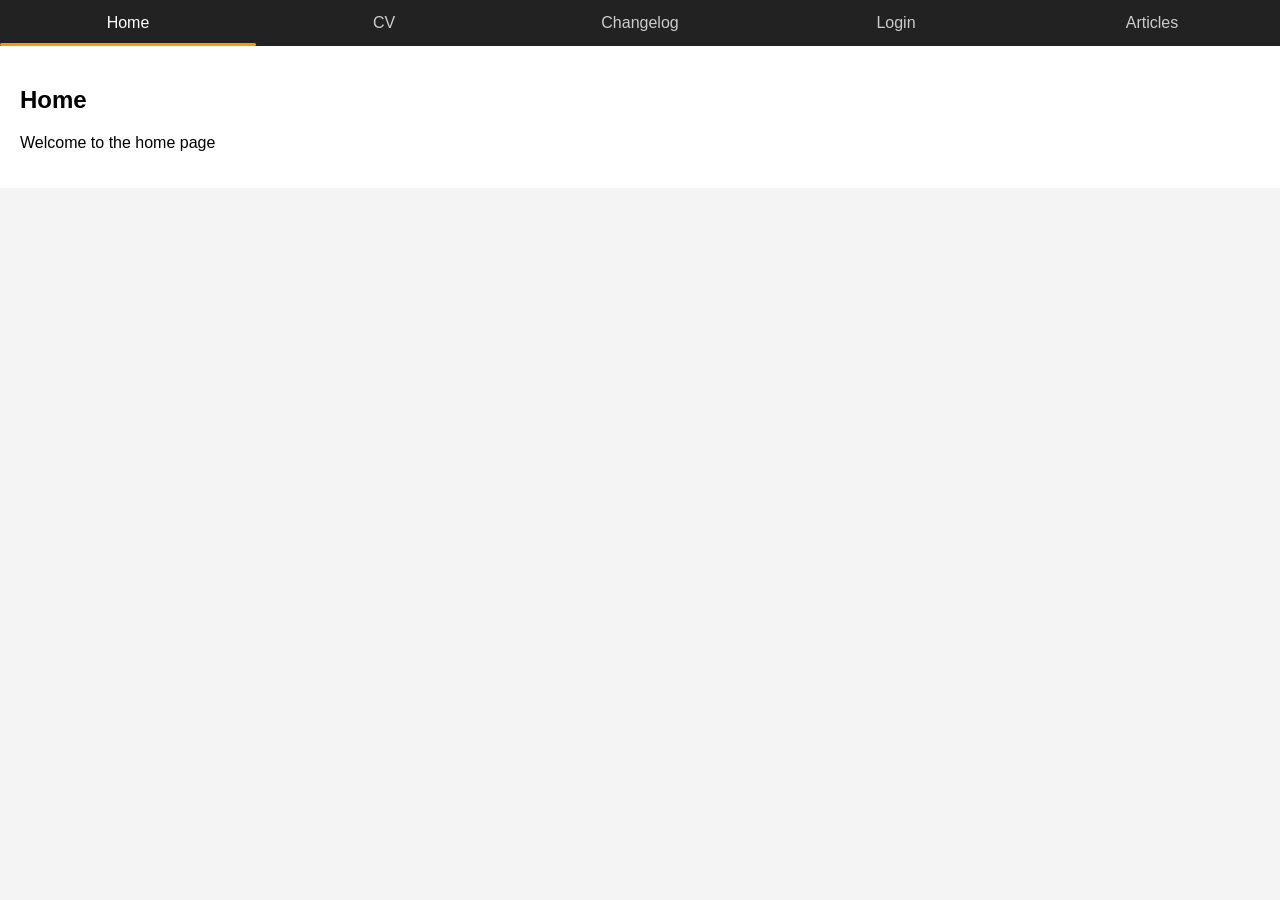
<file: animated-tab-bar/index.html>
<!DOCTYPE html>
<html>
<head>
    <meta charset="UTF-8">
    <meta name="viewport" content="width=device-width, initial-scale = 1.0">
    <title>Animated Tab Bar </title>
    <link rel="stylesheet" href="style.css">
</head>
<body>
    <div class="tab-bar">
        <div class="tab active" data-tab="home">Home</div>
        <div class="tab" data-tab="CV">CV</div>
        <div class="tab" data-tab="changelog">Changelog</div>
        <div class="tab" data-tab="login">Login</div>
        <div class="tab" data-tab="articles">Articles</div>
        <div class="indicator"></div>
    </div>
    <div id="home" class="tab-content active">
        <h2>Home</h2>
        <p>Welcome to the home page</p>
    </div>
    <div id="CV" class="tab-content">
        <h2>CV</h2>
        <iframe src="../CV/index.html" title="One-page CV"></iframe>
    </div>
    <div id="changelog" class="tab-content">
        <h2>Changelog</h2>
        <p>See the latest changes to this project.</p>
        <iframe src="../changelog/index.html" title="Changelog"></iframe>
    </div>
    <div id="login" class="tab-content">
        <h2>Login</h2>
        <p>Login to get the latest news</p>
        <iframe src="../login/index.html" title="Login"></iframe>
    </div>
    <div id="articles" class="tab-content">
        <h2>Articles</h2>
        <p>Browse the latest articles.</p>
    </div>
    <script>
        const tabs = document.querySelectorAll('.tab');
        const content = document.querySelectorAll('.tab-content');
        const indicator = document.querySelector('.indicator');
        function setIndicator(tab) {
            indicator.style.width = `${tab.offsetWidth}px`;
            indicator.style.left = `${tab.offsetLeft}px`;
        }
        const activeTab = document.querySelector('.tab.active');
        setIndicator(activeTab);
        tabs.forEach(tab => {
            tab.addEventListener('click', () => {
                tabs.forEach(t => t.classList.remove('active'));
                tab.classList.add('active');
                const target = tab.getAttribute('data-tab');
                content.forEach(c => {
                    c.classList.remove('active');
                    if(c.id === target) c.classList.add('active');
                });
                setIndicator(tab);
            });
        });
        window.addEventListener('resize', () => {
            const currentActive = document.querySelector('.tab.active');
            setIndicator(currentActive);
        });
    </script>
</body>
</html>
</file>
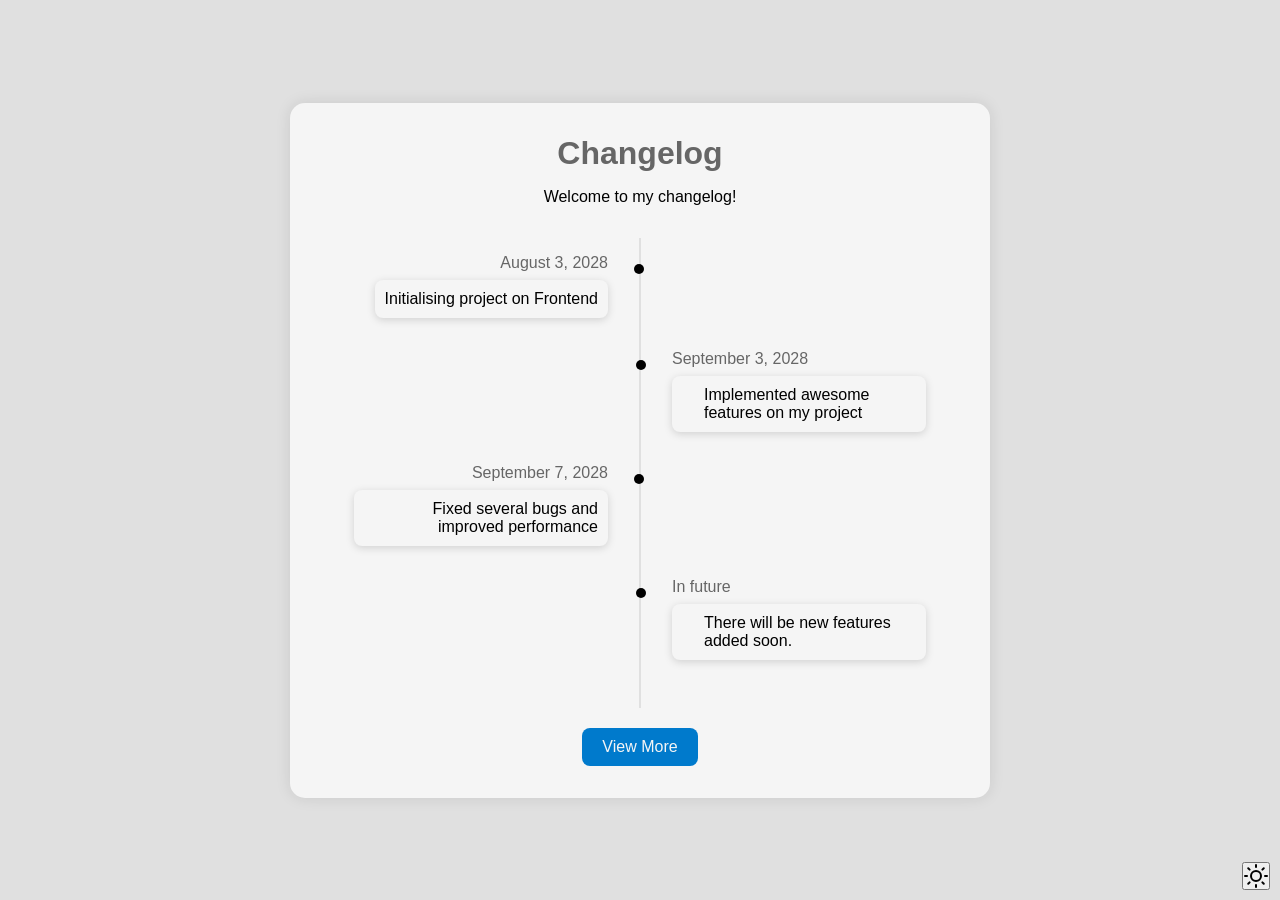
<file: changelog/index.html>
<!DOCTYPE html>
<html lang="eng">
    <head>
        <meta charset="UTF-8">
        <meta name="viewport" content="width=device-width, initial-scale=1.0">
        <title>Changelog Component</title>
        <link rel="stylesheet" href="style.css"> 
    </head>
    <body>
        <div class="changelog-container">
            <h1>Changelog</h1>
            <p>Welcome to my changelog!</p>
            <div class="timeline">
                
                <div class="timeline-item">
                    <div class="timeline-date">August 3, 2028</div>
                    <div class="timeline-content">Initialising project on Frontend</div>
                </div>


                <div class="timeline-item">
                    <div class="timeline-date">September 3, 2028</div>
                    <div class="timeline-content">Implemented awesome features on my project</div>
                </div>


                <div class="timeline-item">
                    <div class="timeline-date">September 7, 2028</div>
                    <div class="timeline-content">Fixed several bugs and improved performance</div>
                </div>


                <div class="timeline-item">
                    <div class="timeline-date"><span>In future</span></div>
                    <div class="timeline-content">There will be new features added soon.</div>
                </div>

            </div>
            <a href="#" class="button">View More</a>

        </div>
        <script src="script.js"></script>
    </body>
</html>
</file>
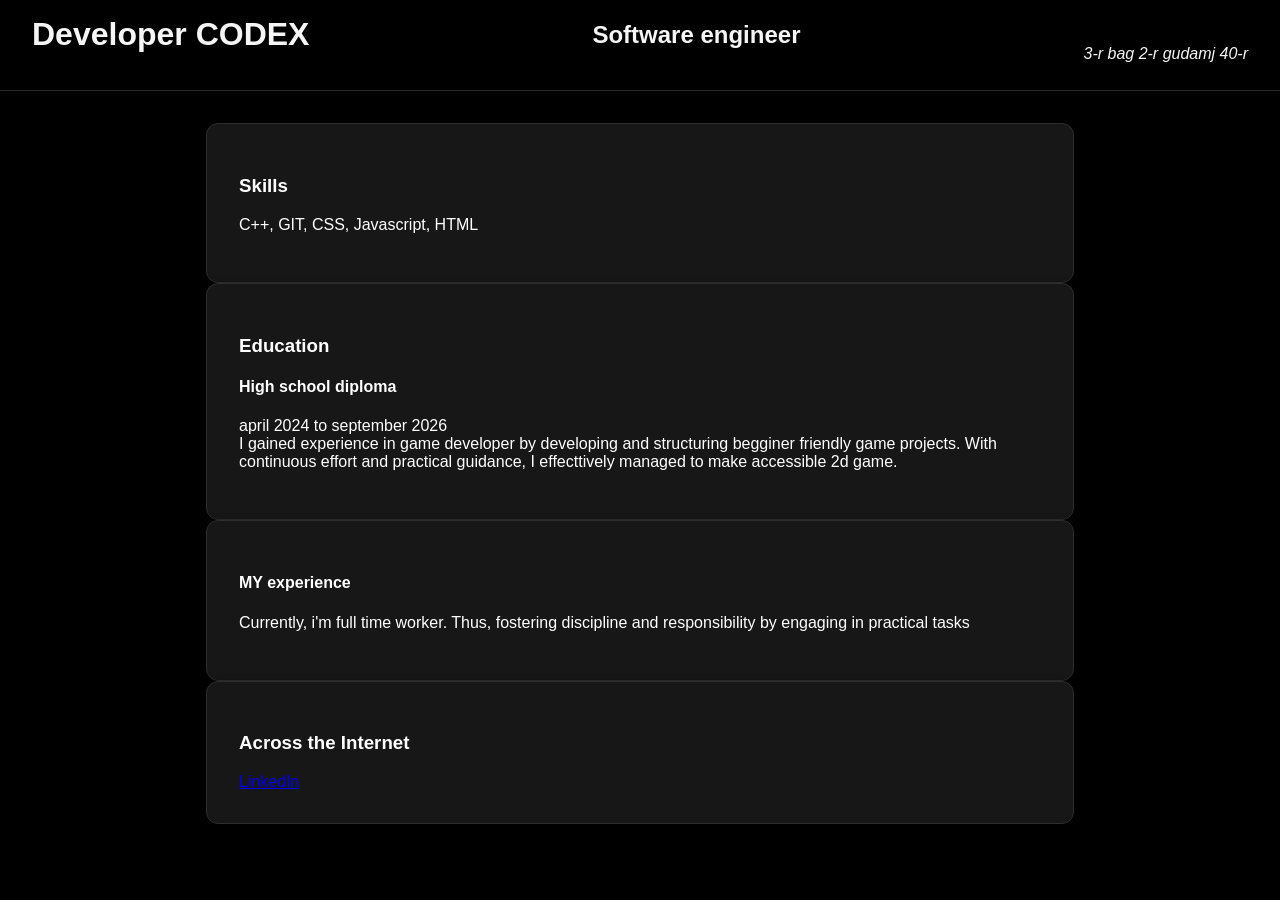
<file: CV/index.html>
<!DOCTYPE html>
<html lang="en">
  <head>
    <meta charset="UTF-8" />
    <meta name="viewport" content="width=device-width, initial-scale=1.0" />
    <title>Developer CODEX - Software Engineer</title>
    <!-- SEO Meta Tags -->
    <meta name="description" content="Single Page CV of CODEX, a Software Engineer." />
    <meta name="keywords" content="Frontend Developer, HTML, CSS, JavaScript, Resume, Web Development" />
    <meta name="author" content="CODEX" />
    <!-- Open Graph Meta Tags -->
    <meta property="og:title" content="CODEX - Software Engineer" />
    <meta property="og:description" content="Single Page CV of CODEX, a Software Engineer." />
    <!---i don't know what image i should put here-->
    <meta property="og:image" content="https://www.freepik.com/icon/cool_3810990" />
    <meta property="og:type" content="website" />
    <meta property="og:url" content="https://CODEX.dev" />
    <!-- Favicon -->
     <!---?? i should put my portfolia in here-->
    <link rel="icon" href="https://www.freepik.com/icon/cool_3810990" type="image/x-icon" />
    <link rel="stylesheet" href="styles.css">

  </head>
  <style>
    body {
      font-family: Arial, 'Franklin Gothic Medium', 'Arial Narrow', Arial, sans-serif;
      background-color: black;
      color: white;
    }
  </style>
  <body>
    <header>
      <h1>Developer CODEX</h1>
      <h2>Software engineer</h2>
      <div class="contact info">
        <address>
          <br>3-r bag 2-r gudamj 40-r</br>
        </address>
      </div>
    </header>
    <main>
      <section class="skills">
        <h3 class="section-title">Skills</h3>
        <p>
          C++, GIT, CSS, Javascript, HTML
        </p>
      </section>
      <section class="education">
        <h3 class="section-title">Education</h3>
        <h4>High school diploma</h4>
        <p>
        april 2024 to september 2026<br />
        I gained experience in game developer by 
        developing and structuring begginer friendly 
        game projects. With continuous effort and 
        practical guidance, I effecttively managed to 
        make accessible 2d game. 
        </p>
      </section>
      <section class="experience">
        <article>
         <h4>MY experience</h4>
         <p> Currently, i'm full time worker. 
        Thus, fostering discipline and responsibility by engaging in practical tasks</p>
        </article>
        <base target="_blank"/>
      </section>
      <section class="internet">
        <h3 class="section title"> Across the Internet</h3>
        <a href="https://www.linkedin.com/in/codex-hello-44153b315/?isSelfProfile=true"
          target="_blank"
          rel="noopener noreferrer"
        >
          LinkedIn
        </a>
      </section>
    </main>
  </body>
  </HTML>
</file>
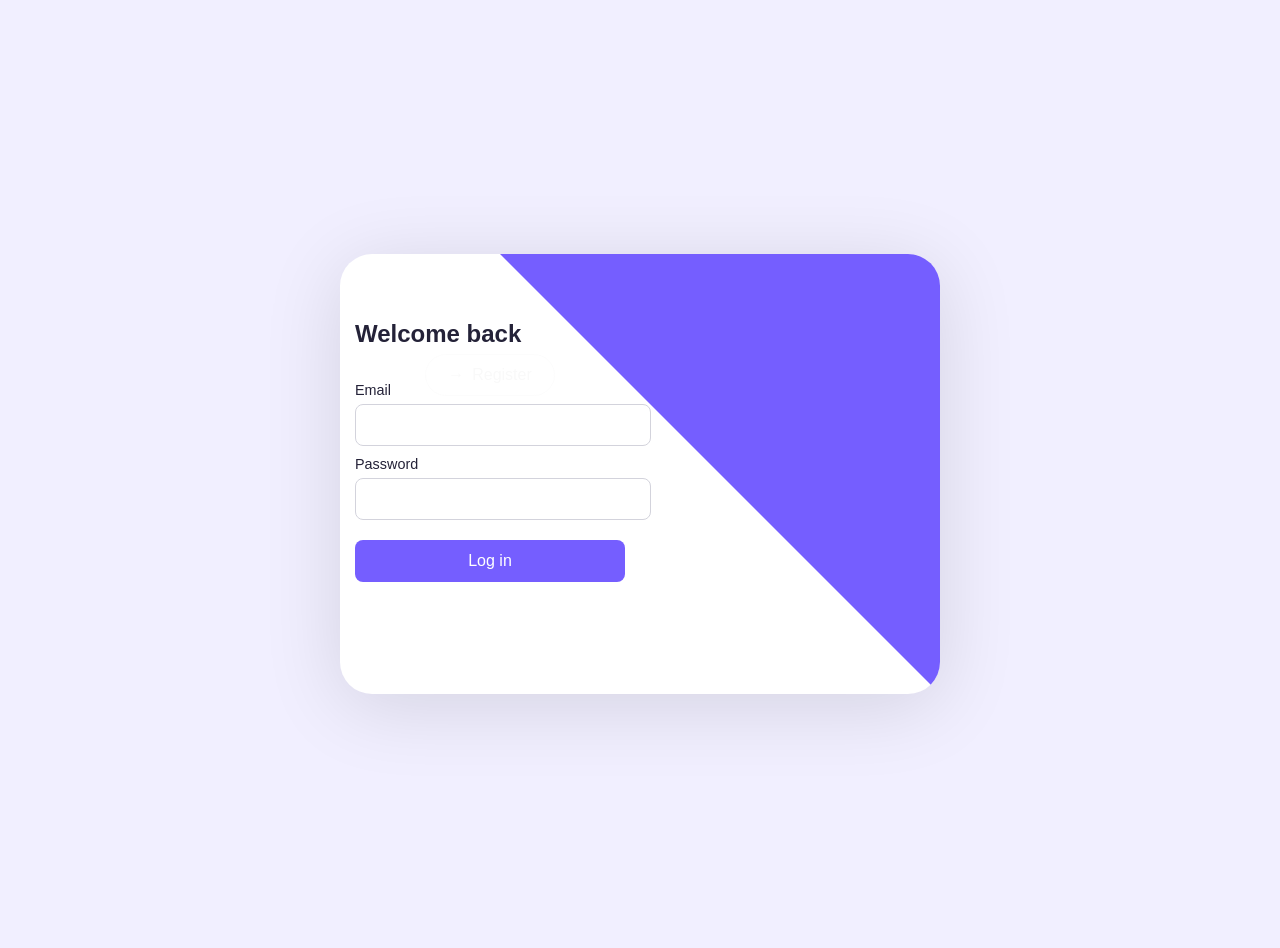
<file: login/index.html>
<!DOCTYPE html>
<html lang="en">
<head>
    <meta charset="UTF-8">
    <meta name="viewport" content="width=device-width, initial-scale=1.0">
    <title>Login</title>
    <link rel="stylesheet" href="style.css">
</head>
<body>
    <main class="card">
        <input class="toggle" id="account-toggle" type="checkbox">
        <div class="card-bg card-bg-1"></div>
        <div class="card-bg card-bg-2"></div>
        <div class="switch register">
            <label for="account-toggle"><span aria-hidden="true">&#8594;</span>Register</label>
        </div>
        <div class="switch login">
            <label for="account-toggle"><span aria-hidden="true">&#8592;</span> Login</label>
        </div>
        <section class="form login">
            <form id="login-form">
                <h1>Welcome back</h1>
                <label for="login-email">Email</label>
                <input id="login-email" type="email" required>
                <label for="login-password">Password</label>
                <input id="login-password" type="password" required>
                <button type="submit">Log in</button>
                <p class="form-message" id="login-message"></p>
            </form>
        </section>
        <section class="form register">
            <form id="register-form">
                <h1>Create account</h1>
                <label for="register-name">Name</label>
                <input id="register-name" type="text" required>
                <label for="register-email">Email</label>
                <input id="register-email" type="email" required>
                <label for="register-password">Password</label>
                <input id="register-password" type="password" required>
                <button type="submit">Register</button>
                <p class="form-message" id="register-message"></p>
            </form>
        </section>
    </main>
    <script src="script.js"></script>
</body>
</html>
</file>
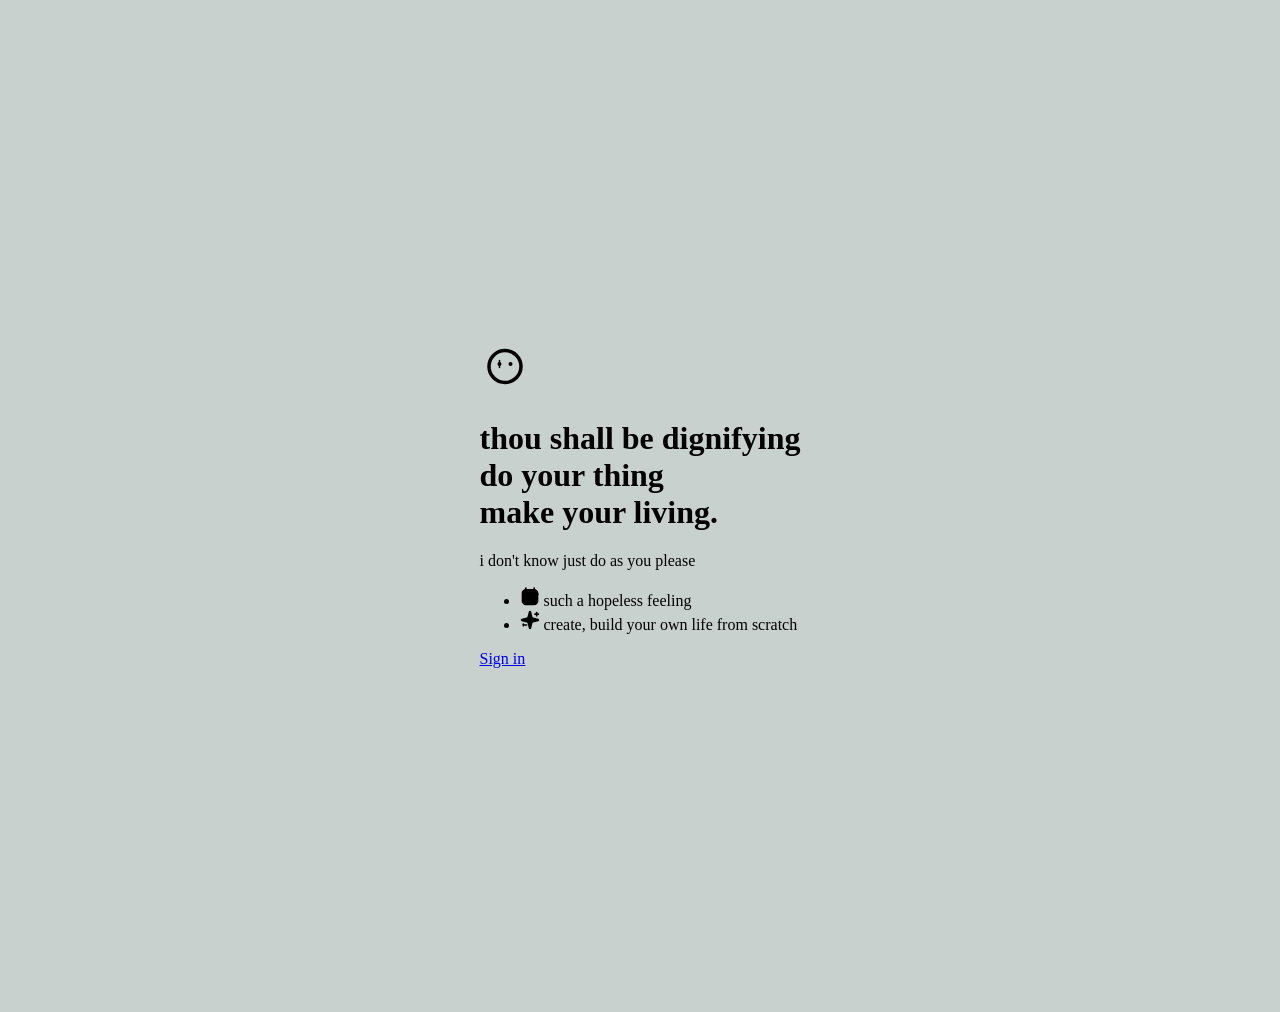
<file: pomodoro/index.html>
<!DOCTYPE html> 
<html lang="en">
    <head>
        <meta charset="UTF-8">
        <meta name="viewport" content="width=device-width, initial-scale=1">
        <meta name="theme-color" media="(prefers-color-scheme: Neon)" content="#ede9fe">
        <meta name="theme-color" media="(prefers-color-scheme: dark)" content="#000">
        <title>Thou time -calendar, -todo</title>
        <meta name="description" content="don't lose your ambition">
        <meta property="og:site_name" content="Thou time">
        <meta property="og:title" content="thou time should be organized">
        <meta property="og:description" content="proud of yourself for nothing">
        <meta property="og:url" content="http://localhost:8000/">
        <script>
            (function () {
                try {
                    var raw = localStorage.getItem('calendar:preferences');
                    var theme = raw ? JSON.parse(raw).theme : null;
                    if (theme !== 'light' && theme !== 'dark' && theme !== 'warm') {
                        theme = 'system';
                    }
                    if (theme === 'system') {
                        theme = window.matchMedia('(prefers-color-scheme: dark)').matches
                            ? 'dark'
                            : 'light';
                    }
                    document.documentElement.dataset.theme = theme;
                } catch (e) {
                    document.documentElement.dataset.theme = 'light';
                }
            })();
        </script>
        <script>
            (function () {
                try {
                    var home =
                    location.pathname === '/' &&
                    !new URLSearchParams(location.search).has('d');
                    document.documentElement.dataset.shell = home ? 'home' : 'app';
                } catch (e) {
                    document.documentElement.dataset.shell = 'app';
                }
            })();
        </script>
        <style>
            html[data-shell="home"] .bootshell { display: none;}
            html:not([data-shell="home"]) .homeshell { display: none;}
        </style>
        <link rel="stylesheet" href="style.css">
    </head>
    <body class="anti-aliasing">
        <main class="home-page">
            <div class="logo">
                    <svg viewbox="0 0 100 100" 
                    width="50" 
                    height="50">
                    <circle
                    cx="50"
                    cy="45"
                    r="32"
                    fill="none"
                    stroke="currentColor"
                    stroke-width="7"></circle>
                        <circle
                        cx="39"
                        cy="40"
                        r="4"
                        fill="currentColor"/>
                        <path
                        d="M39 33 V47"
                        stroke="currentColor"
                        stroke-width="3"
                        stroke-linecap="round"/>
                        <circle
                        cx="61"
                        cy="40"
                        r="4"
                        fill="currentColor"/>
                        <path
                    </svg>  
                <h1>
                    thou shall be dignifying
                    <span class="title">do your thing</span>
                    make your living.
                </h1>
                <p class="sub-article"> i don't know just do as you please</p>
                <ul class="mt-8 flex flex-col gap-3.5">
                    <li class="flex items-start gep-3.5">
                        <span class="calendar">
                            <svg viewbox="0 0 24 24" 
                            width="20" height="20" 
                            fill="currentColor" 
                            stroke="currentColor" 
                            stroke-width="2" 
                            stroke-linecap="round" 
                            stroke-linejoin="round" 
                            aria-hidden="true">
                                <path d="M7 2.5v3"></path>
                                <path d="M17 2.5v3"></path>
                                <rect x="3" y="4.5" 
                                width="18" 
                                height="17.5" 
                                rx="4"></rect> 
                                <path d="M4.5 10h17" 
                                fill="none" 
                                stroke="var(--cal-bg)" 
                                stroke-width="2"></path>
                                <circle cx="8" cy="15"
                                 r="1.4" 
                                 fill="var(--cal-bg)" 
                                 stroke="none"></circle>
                                <circle cx="12" cy="15" 
                                r="1.4" 
                                fill="var(--cal-bg)" 
                                stroke="none"></circle>
                                <circle cx="16" cy="15" 
                                r="1.4" 
                                fill="var(--cal-bg)" 
                                stroke="none"></circle>
                            </svg>
                        </span>
                        <span class="calendar">
                                such a hopeless feeling
                        </span>
                    </li>
                    <li class="flex items-start gep-3.5">
                        <span class="star">
                            <svg viewbox="0 0 24 24" width="20" height="20" fill="currentColor" stroke="currentColor" stroke-width="2" stroke-linecap="round" stroke-linejoin="round" aria-hidden="true">
                                <path d="M9.937 15.5A2 2 0 0 0 8.5 14.063l-6.135-1.582a.5.5 0 0 1 0-.962L8.5 9.936A2 2 0 0 0 9.937 8.5l1.582-6.135a.5.5 0 0 1 .963 0L14.063 8.5A2 2 0 0 0 15.5 9.937l6.135 1.581a.5.5 0 0 1 0 .964L15.5 14.063a2 2 0 0 0-1.437 1.437l-1.582 6.135a.5.5 0 0 1-.963 0z"></path>
                                <path d="M20 3v4"></path>
                                <path d="M22 5h-4"></path>
                                <path d="M4 17v2"></path>
                                <path d="M5 18h3"></path>
                            </svg>
                        </span>
                        <span class="star">
                        create, build your own life from scratch
                        </span>
            </li>
                </ul>
                <span class="login">
        <a href="http://localhost:8000/login/"> Sign in </a>
        </span>
        </div>
     </main>
    </body>
</html>
</file>
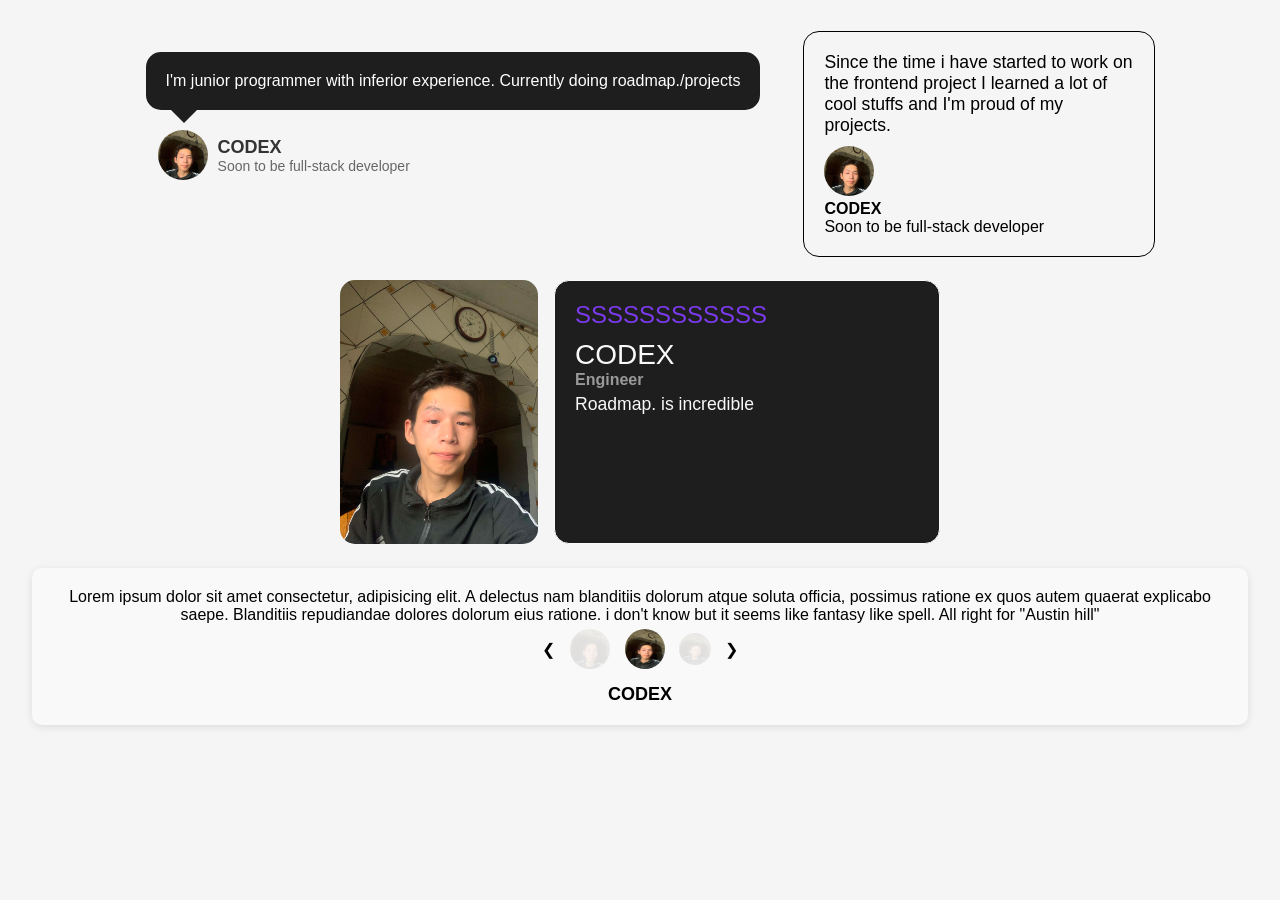
<file: testimonial-card/index.html>
<!DOCTYPE html>
<html lang="en">
    <head>
        <meta charset="UTF-8">
        <meta name="veiwport" content="width=device-width, initial-scale=1.0">
        <title>Testimonial cards</title>
        <link rel="stylesheet" href="style.css">
     
    </head>
    <body>
        <section class="testimonials">
            <div class="card-container">
            <div class="testimonials-card-1">
                <div class="content">
                    <div class="speech-bubble">
                    <p>I'm junior programmer with inferior experience.
                    Currently doing roadmap./projects
                    </p>
                </div>
                <div class="profile">
                    <img src="picture.jpg" alt="Profile Pic">
                    <div class="profile-details">
                        <h4>CODEX</h4>
                        <p>Soon to be full-stack developer</p>
                    </div>
                </div>
                </div>
            </div>

            <div class="testimonial-card-2">
                <div class="testimonial-content">
                    <p class="quota"> Since the time i have started to work on the frontend project
                        I learned a lot of cool stuffs and I'm proud of my projects. 
                    </p>
                </div>
                <div class="profile-info">
                    <img src="picture.jpg" alt="Profile Pic" class="profile-pic">
                    <div class="profile-detials">
                        <h4>CODEX</h4>
                        <P>Soon to be full-stack developer</P>
                    </div>
                </div>
            </div>
            </div>

            <div class="testimonial-card-3">
                <img src="picture.jpg" alt="Profile Pic">
                <div class="testimonial-content">
                    <div class="rating"> SSSSSSSSSSSS </div>
                    <h4>CODEX</h4>
                    <p class="job-career">Engineer</p>
                    <p class="quota">Roadmap. is incredible
                    </p>
                </div>
            </div>
            <div class="testimonial-slider">
                <p class="slider-quota">Lorem ipsum dolor sit amet consectetur, adipisicing elit. A delectus nam blanditiis dolorum atque soluta
          officia, possimus ratione ex quos autem quaerat explicabo saepe. Blanditiis repudiandae dolores dolorum eius ratione.
          i don't know but it seems like fantasy like spell. All right for "Austin hill"
                </p>
            <div class="slider-profiles">
                <span class="prev"></span>
                <img src="picture.jpg" alt="Profile pic" class="profile-pic unfocused">
                <img src="picture.jpg" alt="Profile Pic" class="profile-pic-small focused">
                <img src="picture.jpg" alt="Profile Pic" class="profile-pic-small unfocused">
                <span class="next"></span>
            </div>
            <div class="slider-controls">
                <span class="profile-name">CODEX</span>
            </div>
            </div>
        </section>
    </body>
</html>
</file>
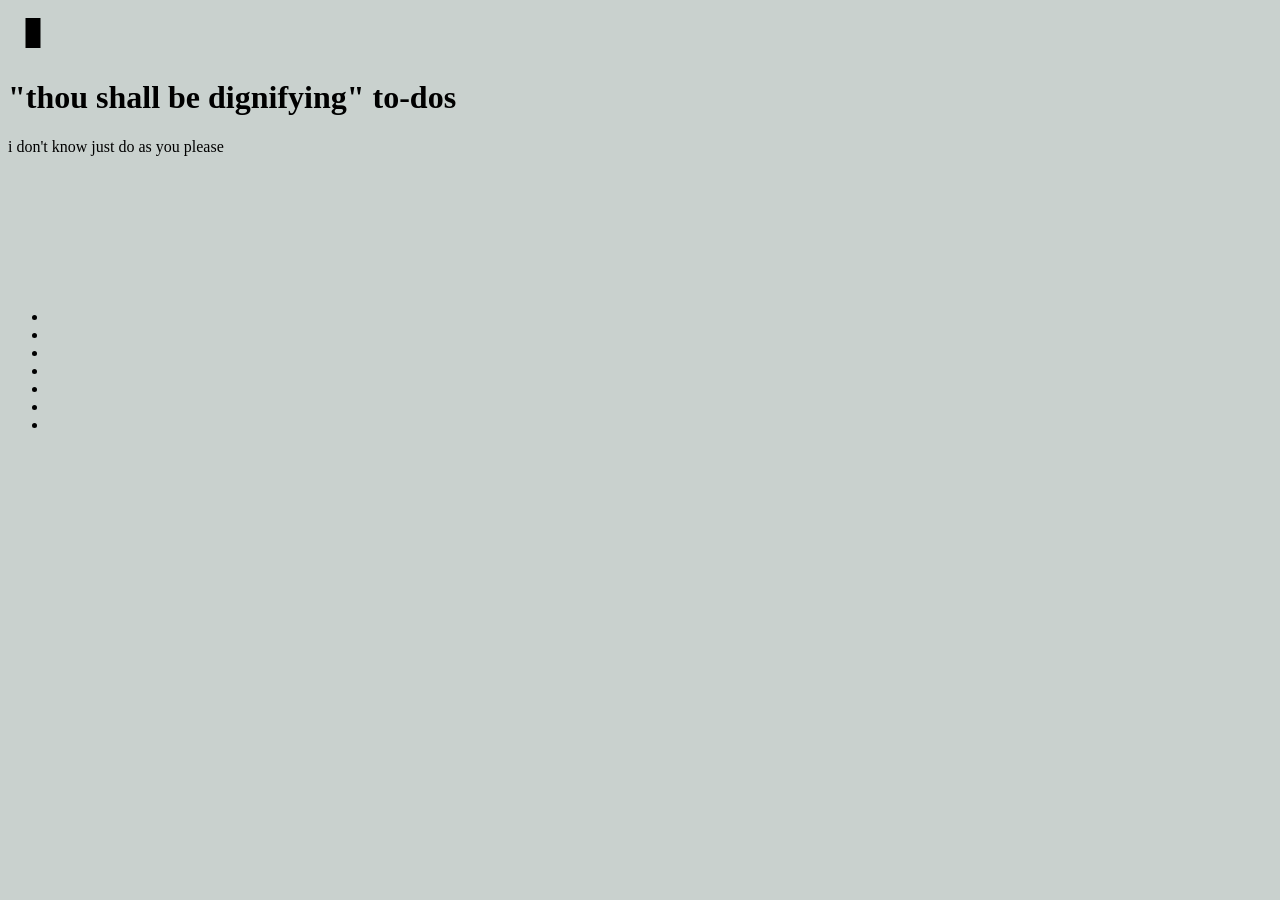
<file: pomodoro/intex.html>
<html lan="eng">
    <head>
        <meta charset="UTF-8">
        <meta name="viewport" content="width=device-width, initial-scale=1">
        <meta name="theme-color" media="(prefers-color-scheme: Neon)" content="#ede9fe">
        <meta name="theme-color" media="(prefers-color-scheme: dark)" content="#000">
        <title>Thou time -calendar, -todo</title>
        <meta name="description" content="don't lose your ambition">
        <meta property="og:site_name" content="Thou time">
        <meta property="og:title" content="thou time should be organized">
        <meta property="og:description" content="proud of yourself for nothing">
        <meta property="og:url" content="http://localhost:8000/">
        <script>
            (function () {
                try {
                    var raw = localStorage.getItem('calendar:preferences');
                    var theme = raw ? JSON.parse(raw).theme : null;
                    if (theme !== 'light' && theme !== 'dark' && theme !== 'warm') {
                        theme = 'system';
                    }
                    if (theme === 'system') {
                        theme = window.matchMedia('(prefers-color-scheme: dark)').matches
                            ? 'dark'
                            : 'light';
                    }
                    document.documentElement.dataset.theme = theme;
                } catch (e) {
                    document.documentElement.dataset.theme = 'light';
                }
            })();
        </script>
        <script>
            (function () {
                try {
                    var home =
                    location.pathname === '/' &&
                    !new URLSearchParams(location.search).has('d');
                    document.documentElement.dataset.shell = home ? 'home' : 'app';
                } catch (e) {
                    document.documentElement.dataset.shell = 'app';
                }
            })();
        </script>
        <style>
            html[data-shell="home"] .bootshell { display: none;}
            html:not([data-shell="home"]) .homeshell { display: none;}
        </style>
        <link rel="stylesheet" href="style.css">
    </head>
    <body class="anti-aliasing">
            <script>
                window._reactRouterContext?.streamController?.unqueue(
                    '[{"_1":2,"_3":5,"_4":-5},"loaderdata",{},"actiondata","errors"]\n'
                );
            </script>
            <!---DOn't know--->
            <script>
                window._reactRouterContext.streamController.close();
            </script>
            <script type="module" src="https://static.cloudflareinsights.com/beacon.min.js/v31edd6d…" integrity="sha512-iIg7k2xntmwu6/uSb5tpc/hySgZc4eoL31yB29W6tJFo2akwjPWcEqnCEdJvGexCL0KEQwVYv5BlowfhVz26hg==" data-cf-beacon='{"version":"2024.11.0","token":"bd78b35319b740809f322b401fc1065c","r":1,"spa":2}' crossorigin="anonymous"></script>
            <div id="_r_1_" data-base-ui-portal>
                <div tabindex="-1" 
                role="region" 
                aria-live="polite" 
                aria-atomic="false"
                aria-relevant="additions text" 
                aria-label="Notification" 
                data-testid="toaster" 
                class="toast-viewport"></div>
            </div>
            <main data-testid="home-page" 
            data-interactive="true" 
            class="flex min-h-dvh item-center justify-center px-6 py-12 sm:py-16">
            <div class="logo-full max-w-[400px]">
                <a href="/" class="logo" aria-label="Home">
                    <svg viewbox="0 0 100 100" width="50" height="50">
                        <path d="M35 20h30v60H35z" />
                    </svg>
                </a>    
                <h1 class="mt-10 text-[26px] leading-[1.15] font-bold tracking-[-0.2em] text-balance text-[--call-title]">
                    "thou shall be dignifying"
                    <span class="whitespace-nowrap">to-dos</span>
                </h1>
                <p class="mt-3 text-[15px] leading-normal text-balance text-[--cal-muted]"> i don't know just do as you please</p>
                <ul class="mt-8 flex flex-col gap-3.5">
                    <li class="flex items-start gep-3.5">
                        <span class="mt-px flex size-5 shrink-0 items-center justify-center text-[--cal-faint]">
                            <svg viewbox
                    </li>
                    <li class="flex items-start gep-3.5"></li>
                    <li class="flex items-start gep-3.5"></li>
                    <li class="flex items-start gep-3.5"></li>
                    <li class="flex items-start gep-3.5"></li>
                    <li class="flex items-start gep-3.5"></li>
                    <li class="flex items-start gep-3.5"></li>
                </ul>
            </div>
            </main>
        </body>
</html>
</file>
<file: animated-tab-bar/style.css>
* {
	box-sizing: border-box;
}

body {
	font-family: Arial, Helvetica, sans-serif;
	background: #f4f4f4;
	margin: 0;
}

.tab-bar {
	display: flex;
	justify-content: center;
	background: #222;
	position: relative;
}

.tab {
	flex: 1;
	padding: 14px 20px;
	text-align: center;
	color: #ccc;
	cursor: pointer;
	transition: color 0.3s ease;
	position: relative;
	z-index: 1;
}

.tab:hover,
.tab.active {
	color: #fff;
}

.indicator {
	position: absolute;
	bottom: 0;
	left: 0;
	height: 3px;
	background: #ff9800;
	transition: left 0.3s ease, width 0.3s ease;
	border-radius: 2px;
}

.tab-content {
	display: none;
	padding: 20px;
	background: #fff;
	animation: fadeIn 0.4s ease;
}

.tab-content.active {
	display: block;
}

@keyframes fadeIn {
	from {
		opacity: 0;
		transform: translateY(10px);
	}
	to {
		opacity: 1;
		transform: translateY(0);
}
}
.tab-content iframe {
    width: 100%;
    min-height: 600px;
    border: 0;
}
</file>
<file: changelog/style.css>
:root {
  --background-color: #f5f5f5;
    --text-color: #000;
    --text-accent-color: #666;
    --accent-color: #007acc;
    --accent-hover-color: #005bb5;
    --accent-active-color: #03af87;
    --border-color: #e0e0e0;

}
[data-theme='dark'] {
    --background-color: #121212;
    --text-color: #e0e0e0;
    --text-accent-color: #a3a3a3;
    --accent-color: #e86bbe;
    --accent-hover-color: #9f63d6;
    --accent-active-color: #7e3eb0;
    --border-color: #333;

} 
*{
    margin: 0;
    padding: 0;
    box-sizing: border-box;
}
 body {
    font-family: Arial, Helvetica, sans-serif;
    display: flex;
    justify-content: center;
    align-items: center;
    min-height: 100vh;
    background-color: var(--border-color);
    color: var(--text-color);
 }
 .changelog-container {
   background-color: var(--background-color);
   padding: 2rem;
   border-radius: 15px;
   max-width: 700px;
    width: 100%;
    box-shadow: 0 0 15px rgba(0, 0, 0, 0.1);
    text-align: center;
 }
 .changelog-container h1 {
    margin-bottom: 1rem;
   font-size: 2rem;
    color: var(--text-accent-color);
 }
 .changelog-container > p {
   margin-bottom: 2rem;
 }
 .timeline {
   position: relative;
   padding: 1rem 0;
 }
 .timeline::before {
   content: '';
   position: absolute;
   top: 0;
   bottom: 0;
   left: 50%;
   width: 2px;
   background-color: var(--border-color);
   transform: translateX(-50%);
 }
 .timeline-item {
   position: relative;
   width: 50%;
   padding: 0 2rem 2rem;
   text-align: right;
 }
 .timeline-item:nth-child(even) {
   margin-left: 50%;
   text-align: left;
 }
 .timeline-date {
   margin-bottom: 0.5rem;
   color: var(--text-accent-color);
 }
 .timeline-item .timeline-content {
    font-size: 1rem;
    border-radius: 8px;
    padding: 10px;
    box-shadow: 0 2px 8px rgba(0, 0, 0, 0.15);
    display: inline-block;
    background-color: var(--background-color);
 }
 .timeline-item:nth-child(even) .timeline-content {
    left: auto;
    padding-left: 2rem;

 }.timeline-item:before {
  content: '';
  position: absolute;
  width: 10px;
  height: 10px;
  right: -4px;
  background-color: var(--text-color);
  border-radius: 50%;
  top: 10px;
}

.timeline-item:nth-child(even):before {
  left: -4px;
  right: auto;
}

.button {
  display: inline-block;
  background-color: var(--accent-color);
  color: var(--background-color);
  padding: 10px 20px;
  text-decoration: none;
  border-radius: 8px;
  margin-top: 20px;
}

.button:hover {
  background-color: var(--accent-hover-color);
}

@media (max-width: 600px) {
  .timeline-item {
    width: 100%;
    text-align: left;
    padding-left: 20px;
    padding-right: 0;
  }

  .timeline-item:nth-child(even) {
    left: 0;
    margin-left: 0;
    padding-left: 20px;
  }

  .timeline:before {
    left: 10px;
  }

  .timeline-item:before {
    left: 5px;
  }

  .timeline-item:nth-child(even):before {
    left: 5px;
  }
}
</file>
<file: CV/styles.css>
* {
    box-sizing: border-box;
}

body {
    margin: 0;
    font-family: Arial, sans-serif;
    background: #0b0b0b;
    color: #f5f5f5;
}

header {
    display: flex;
    justify-content: space-between;
    align-items: center;
    padding: 1rem 2rem;
    background: #000000;
    color: #f5f5f5;
    border-bottom: 1px solid #2a2a2a;
}

.logo img {
    display: block;
    border-radius: 50%;
}

nav ul {
    list-style: none;
    display: flex;
    gap: 1rem;
    margin: 0;
    padding: 0;
}

nav a {
    color: #f5f5f5;
    text-decoration: none;
}

nav a:hover {
    color: #9ca3af;
}

main {
    max-width: 900px;
    margin: 2rem auto;
    padding: 0 1rem;
}

section {
    background: #171717;
    padding: 2rem;
    border-radius: 12px;
    border: 1px solid #2d2d2d;
    box-shadow: 0 2px 10px rgba(0, 0, 0, 0.35);
}

form {
    display: flex;
    flex-direction: column;
    gap: 0.75rem;
}

input, textarea, button {
    padding: 0.8rem;
    font-size: 1rem;
    border: 1px solid #444;
    border-radius: 8px;
}

input, textarea {
    background: #0b0b0b;
    color: #f5f5f5;
}

input:focus, textarea:focus {
    outline: 2px solid #737373;
    outline-offset: 1px;
}

button {
    background: #2563eb;
    color: white;
    border: none;
    cursor: pointer;
}

button:hover {
    background: #404040;
}

h1, h2 {
    margin-top: 0;
}

ul {
    line-height: 1.8;
}
</file>
<file: login/style.css>
.card {
    --color-primary: #755eff;
    --color-muted: #a7a7ad;
    --color-border: #d3d3dc;
    --color-card: #ffff;
    position: relative;
    overflow: hidden;
    width: min(600px, 100%);
    height: 440px;
    border-radius: 32px;
    background: var(--color-card);
    box-shadow: 0 12px 80px rgba(0, 0, 0, 0.12);
}
.toggle { display: none; }
.card-bg {
    position: absolute;
    top: 0;
    bottom: 0;
    left: 0;
    width: 860px;
    height: 440px;
    rotate: -45deg;
    transform-origin: 0% 100%;
    background: var(--color-primary);
}
.card-bg-2 {
    rotate: 0deg;
    opacity: 0;
    right: 0;
    left: auto;
    transform-origin: 100% 100%;
}
.toggle:not(:checked) ~ .card-bg-1 {
    animation: card-bg-register 1.2s both;
}
.toggle:checked ~ .card-bg-1 {
    animation: card-bg-login 1.2s both;
}
.toggle:not(:checked) ~ .card-bg-2 {
    animation: card-bg-2-register 1.2s both;
}
.toggle:checked ~ .card-bg-2 {
    animation: card-bg-2-login 1.2s both;
}
.switch {
    position: absolute;
    z-index: 4;
    top: 0;
    left: 0;
    bottom: 0;
    width: 50%;
    display: grid;
    align-content: start;
    justify-items: center;
}
.switch.register {    
    left: 0;
    padding-top: 100px;
    pointer-events: none;
}

.switch.login {
    left: 50%;
    padding-top: 100px;
    pointer-events: none;
}

.switch label {
    display: inline-flex;
    align-items: center;
    gap: 8px;
    padding: 11px 22px;
    border-radius: 32px;
    border: 1px solid rgb(249 249 249 / 55%);
    color: #f9f9f9;
    opacity: 0;
    pointer-events: none;
    transition: opacity 0.3s, translate 0.3s, background 0.25s, color 0.25s, border-color 0.25s;
}
.switch.register label,
.switch.login label {
    translate: 0;
}
.toggle:not(:checked) ~ .switch.register label,
.toggle:checked ~ .switch.login label {
    opacity: 1;
    translate: 0;
    pointer-events: auto;
    transition: opacity 0.3s 0.85s, translate 0.3s 0.85s, background 0.25s, color 0.25s, border-color 0.25s;
}
.switch label:hover {
    background: #f9f9f9;
    border-color: #f9f9f9;
    color: var(--color-primary);
}
.switch label:hover .material {
    translate: 4px 0;
}
.form {
    position: absolute;
    z-index: 3;
    inset: 0;
    width: 50%;
    display: grid;
    place-items: center;
    pointer-events: none;
}

.toggle:not(:checked) ~ .form.login,
.toggle:checked ~ .form.register {
    pointer-events: auto;
}

.form form {
    display: flex;
    flex-direction: column;
    width: 270px;
    opacity: 0;
    pointer-events: none;
    transition: opacity 0.3s, translate 0.3s;
}
.form.register {
    left: 250px;
    padding-top: 50px;
}
.form.register form {
    translate: 320px 0;
}
.form.login form {
    translate: -320px 0;
}
.toggle:not(:checked) ~ .form.login form,
.toggle:checked ~ .form.register form {
    opacity: 1;
    translate: 0;
    pointer-events: auto;
    transition: 0.4s 0.8s;
}

.toggle:not(:checked) ~ .form.login form {
    opacity: 1;
    translate: 0;
    pointer-events: auto;
}

.toggle:checked ~ .form.login form {
    opacity: 0;
    translate: -320px 0;
    pointer-events: none;
}

.toggle:checked ~ .form.register form {
    opacity: 1;
    translate: 0;
    pointer-events: auto;
}

.toggle:not(:checked) ~ .form.register form {
    opacity: 0;
    translate: 320px 0;
    pointer-events: none;
}
@keyframes card-bg-register {
    0% { rotate: -45deg; }
    50% { opacity: 1; }
    50%, 100% { rotate: 0deg; }
    50.01%, 100% { opacity: 0; }
}
@keyframes card-bg-login {
    0% { opacity: 0; rotate: 0deg; }
    50% { rotate: 0deg; opacity: 0; }
    50%, 100% { rotate: 0deg; }
    50.01%, 100% { opacity: 1; }
    100% { rotate: -45deg; }
}
@keyframes card-bg-2-register {
    0%, 50% { rotate: 0deg; opacity: 0; }
    50.01%, 100% { opacity: 1; rotate: 0; }
    100% { opacity: 1; rotate: 45deg; }
}
@keyframes card-bg-2-login {
    0% { rotate: 45deg; opacity: 1; }
    50%, 100% { rotate: 0deg; opacity: 1; }
    50.01%, 100% { opacity: 0; }
}

body {
    display: grid;
    min-height: 100vh;
    place-items: center;
    margin: 0;
    padding: 24px;
    background: #f1efff;
    font-family: Arial, Helvetica, sans-serif;
    color: #242238;
}

.form h1 {
    margin: 0 0 24px;
}

.form label {
    margin: 10px 0 6px;
    font-size: 0.9rem;
}

.form input {
    width: 100%;
    padding: 11px 12px;
    border: 1px solid var(--color-border);
    border-radius: 8px;
    font: inherit;
}

.form button {
    margin-top: 20px;
    padding: 12px;
    border: 0;
    border-radius: 8px;
    background: var(--color-primary);
    color: white;
    font: inherit;
    cursor: pointer;
    transition: background 0.3s, transform 0.1s;
}

.form button:hover {
    background: #6247d1;
}

.form button:active {
    transform: scale(0.98);
}

.form-message {
    margin-top: 12px;
    font-size: 0.85rem;
    text-align: center;
    min-height: 20px;
}

.form-message.success {
    color: #27ae60;
}

.form-message.error {
    color: #e74c3c;
}
</file>
<file: pomodoro/style.css>
:root {
   --cal-faint: #8a9692; 
}
body{
    background: #c9d1ce;
    position: relative;
}
.home-page {
    display: flex;
    min-height: 100vh;
    align-items: center;
    justify-content: center;
    padding: 3rem 1.5rem;
}
.title {
    display: block;
    white-space: nowrap;
    color: var(--cal-title)
}
.text {
    color: #0a2e44;
}
.login {
    margin-top: 8 4px;
    
}
</file>
<file: testimonial-card/style.css>
body {
    font-family: Arial, Helvetica, sans-serif;
    background-color: #f5f5f5;
    margin: 0;
  padding: 32px;
}

* {
    margin: 0;
    padding: 0;
    box-sizing: border-box;
}

.testimonial-content {
    flex: 1;
    display: flex;
    flex-direction: column;
    align-items: center;
}

.quota {
    font-size: 1.1rem;
    margin-bottom: 10px;
}

.profile {
    display: flex;
    align-items: center;
    gap: 10px;
    width: 100%;
    padding: 0 0.75rem;
}

.profile img,
.profile-pic {
    width: 50px;
    height: 50px;
    border-radius: 50%;
    object-fit: cover;
}

.profile-details h3,
.profile-details h4 {
    margin: 0;
    font-size: 18px;
    color: #333;
}

.profile-details p {
    margin: 0;
    font-size: 14px;
    color: #666;
}

.rating {
    color: #7c3aed;
    font-size: 1.5rem;
    margin-bottom: 10px;
    font-weight: 200;
}

.job-career {
    font-weight: bold;
    margin-bottom: 5px;
    color: #999;
}

.testimonial-card-1,
.testimonial-card-2 {
  max-width: 350px;
}

.testimonials-card-1 {
  padding: 20px;
}

.testimonial-card-2 {
    outline: 1px solid #000;
    border-radius: 15px;
    padding: 20px;
}
.testimonial-card-3 {
    display: flex;
    align-items: stretch;
    gap: 16px;
    flex-wrap: wrap;
}

.testimonial-card-3 img {
    width: 33%;
    max-width: 350px;
    border-radius: 15px;
}

.testimonial-card-3 .testimonial-content {
    background-color: #1e1e1e;
    color: #f9f9f9;
    padding: 20px;
    border-radius: 15px;
    border: 1px solid;
    align-items: flex-start;
}

.testimonial-card-3 .testimonial-content h4 {
    font-size: 1.75rem;
    font-weight: 540;
}

.testimonial-card-3 .testimonial-content .position {
    color: #b4b4b4;
    margin-bottom: 1.5px;
}

.testimonial-card-3 .testimonial-content .p {
    color: #f9f9f9;
    font-size: 1rem;
    line-height: 1.5rem;
}

.speech-bubble {
    background-color: #1e1e1e;
    color: white;
    padding: 20px;
    border-radius: 15px;
    position: relative;
    margin-bottom: 20px;
    text-align: center
}

.speech-bubble::after {
    content: '';
    position: absolute;
    bottom: -13px;
    left: 2.4rem;
    transform: translateX(-50%);
    border-left: 20px solid transparent;
    border-right: 20px solid transparent;
    border-top: 20px solid #1e1e1e;
}

.speech-bubble a {
  color: #00bfff;
  text-decoration: none;
}

.speech-bubble a:hover {
  text-decoration: underline;
}

/* Slider section */
.testimonial-slider {
  width: 100%;
  background-color: #f9f9f9;
  border-radius: 10px;
  padding: 20px;
  display: flex;
  flex-direction: column;
  align-items: center;
  box-shadow: 0 2px 8px rgba(0, 0, 0, 0.1);
  text-align: center;
}

.slider-quote {
  font-size: 1rem;
  text-align: center;
  margin-bottom: 15px;
  max-width: 400px;
}

.slider-profiles {
  display: flex;
  align-items: center;
  gap: 10px;
}

.profile-pic-small {
  width: 40px;
  height: 40px;
  border-radius: 50%;
}

.slider-profiles img:first-of-type,
.slider-profiles img:last-of-type {
  scale: 0.8;
  opacity: 0.1;
}

.slider-controls {
  display: flex;
  align-items: center;
  gap: 10px;
  margin-top: 10px;
}

.slider-controls .prev,
.slider-controls .next {
  cursor: pointer;
  font-size: 1.2rem;
  color: #333;
}

.prev::before {
  content: '❮';
}

.next::before {
  content: '❯';
}

/* Container for all testimonials */
.testimonials {
  display: flex;
  justify-content: center;
  align-items: stretch;
  gap: 24px;
  flex-wrap: wrap;
}
.card-container {
    display: flex;
    align-items: stretch;
    gap: 24px;
}
.profile-name {
    font-weight: bold;
    font-size: large;
}
</file>
